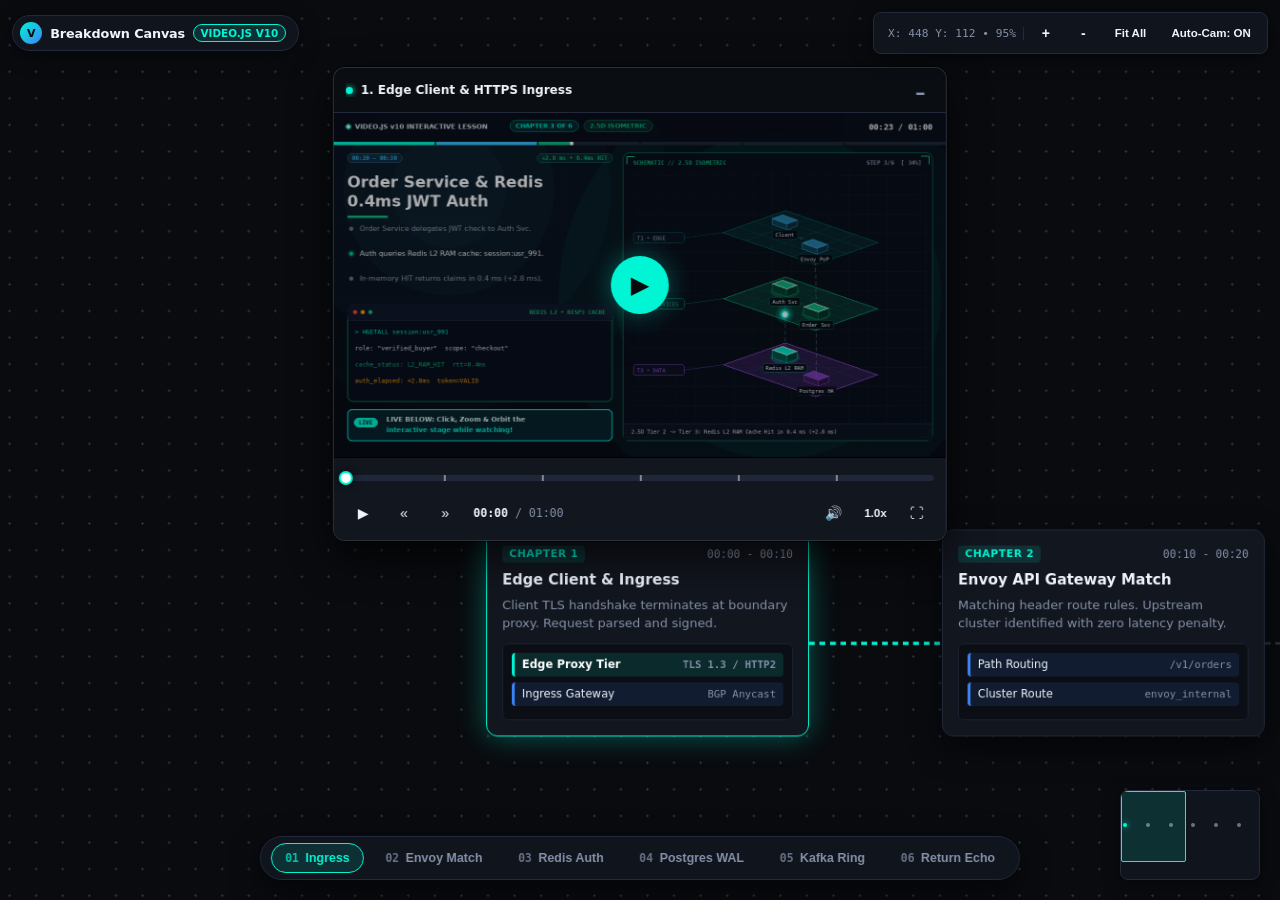
<file: index.html>
<!doctype html>
<html lang="en">
<head>
  <meta charset="utf-8">
  <meta name="viewport" content="width=device-width, initial-scale=1, maximum-scale=1, user-scalable=no, viewport-fit=cover">
  <title>Breakdown: Video.js v10 Player & Infinite Canvas</title>
  <link rel="icon" type="image/svg+xml" href="favicon.svg">
  <style>
    :root {
      --bg: #090b0f;
      --surface: #12161f;
      --surface-border: #21293a;
      --surface-hover: #1a2232;
      --text: #f0f4fc;
      --text-muted: #8491a8;
      --accent: #00f5d4;
      --accent-dim: rgba(0, 245, 212, 0.12);
      --accent-glow: rgba(0, 245, 212, 0.35);
      --focus-ring: #38bdf8;
      --radius: 12px;
      --font-mono: ui-monospace, SFMono-Regular, Menlo, Monaco, Consolas, monospace;
      --font-sans: system-ui, -apple-system, BlinkMacSystemFont, "Segoe UI", Roboto, sans-serif;
    }

    * { box-sizing: border-box; margin: 0; padding: 0; }
    html, body {
      width: 100%;
      height: 100%;
      overflow: hidden;
      background: var(--bg);
      color: var(--text);
      font-family: var(--font-sans);
      user-select: none;
      -webkit-user-select: none;
      touch-action: none;
    }

    /* THE INFINITE CANVAS COVERS 100% OF THE VIEWPORT */
    #canvas-container {
      position: absolute;
      inset: 0;
      width: 100%;
      height: 100%;
      overflow: hidden;
      cursor: grab;
      background-color: var(--bg);
      touch-action: none;
    }
    #canvas-container.panning { cursor: grabbing; }

    /* INFINITE GRID DOTS */
    #grid-layer {
      position: absolute;
      inset: 0;
      pointer-events: none;
      background-image: radial-gradient(rgba(255, 255, 255, 0.15) 1.2px, transparent 1.2px);
      background-size: 28px 28px;
    }

    /* TRANSFORMABLE WORLD PLANE */
    #canvas-world {
      position: absolute;
      top: 0;
      left: 0;
      width: 0;
      height: 0;
      transform-origin: 0 0;
      will-change: transform;
    }

    /* TOP FLOATING APP BAR */
    .app-header {
      position: absolute;
      top: 0.75rem;
      left: 0.75rem;
      right: 0.75rem;
      display: flex;
      align-items: center;
      justify-content: space-between;
      pointer-events: none;
      z-index: 40;
    }
    .brand-pill {
      pointer-events: auto;
      background: rgba(18, 22, 31, 0.9);
      backdrop-filter: blur(12px);
      border: 1px solid var(--surface-border);
      border-radius: 999px;
      padding: 0.35rem 0.75rem 0.35rem 0.45rem;
      display: flex;
      align-items: center;
      gap: 0.5rem;
      box-shadow: 0 4px 20px rgba(0,0,0,0.5);
    }
    .brand-logo {
      width: 22px;
      height: 22px;
      border-radius: 50%;
      background: linear-gradient(135deg, #00f5d4, #3b82f6);
      display: flex;
      align-items: center;
      justify-content: center;
      font-weight: 900;
      font-size: 11px;
      color: #090b0f;
    }
    .brand-name {
      font-size: 0.8rem;
      font-weight: 700;
      letter-spacing: -0.01em;
      white-space: nowrap;
    }
    .brand-badge {
      font-size: 0.65rem;
      font-weight: 700;
      text-transform: uppercase;
      padding: 0.1rem 0.4rem;
      border-radius: 999px;
      background: var(--accent-dim);
      color: var(--accent);
      border: 1px solid var(--accent);
    }

    /* FLOATING TOP-RIGHT CANVAS HUD CONTROLS */
    .canvas-hud {
      pointer-events: auto;
      background: rgba(18, 22, 31, 0.9);
      backdrop-filter: blur(12px);
      border: 1px solid var(--surface-border);
      border-radius: 8px;
      padding: 0.25rem 0.4rem;
      display: flex;
      align-items: center;
      gap: 0.35rem;
      box-shadow: 0 4px 20px rgba(0,0,0,0.5);
    }
    .hud-coords {
      font-family: var(--font-mono);
      font-size: 0.7rem;
      color: var(--text-muted);
      padding: 0 0.45rem;
      border-right: 1px solid var(--surface-border);
      white-space: nowrap;
    }
    .hud-btn {
      background: transparent;
      border: 1px solid transparent;
      color: var(--text);
      width: 32px;
      height: 32px;
      border-radius: 6px;
      display: flex;
      align-items: center;
      justify-content: center;
      font-size: 14px;
      font-weight: 700;
      cursor: pointer;
      transition: all 0.15s ease;
      touch-action: manipulation;
    }
    .hud-btn:hover, .hud-btn:active { background: var(--surface-hover); border-color: var(--surface-border); color: var(--accent); }
    .hud-btn:focus-visible { outline: 2px solid var(--focus-ring); }
    .hud-btn.text-btn { width: auto; padding: 0 0.55rem; font-size: 0.72rem; }

    /* FLOATING VIDEO PLAYER MOUNTED ON THE CANVAS */
    #floating-player-card {
      position: absolute;
      top: 4.2rem;
      left: 50%;
      transform: translateX(-50%);
      width: clamp(320px, 48vw, 680px);
      background: rgba(18, 22, 31, 0.96);
      backdrop-filter: blur(16px);
      border: 1px solid rgba(255, 255, 255, 0.12);
      border-radius: var(--radius);
      box-shadow: 0 16px 40px rgba(0,0,0,0.7), 0 0 0 1px rgba(0,0,0,0.5);
      z-index: 35;
      transition: width 0.3s cubic-bezier(0.16, 1, 0.3, 1), transform 0.3s cubic-bezier(0.16, 1, 0.3, 1);
      overflow: hidden;
      touch-action: auto;
    }
    #floating-player-card.minimized {
      width: 280px;
      left: 1rem;
      transform: none;
    }
    #floating-player-card.minimized .controls-panel {
      display: none;
    }

    .player-header {
      display: flex;
      align-items: center;
      justify-content: space-between;
      padding: 0.5rem 0.75rem;
      background: rgba(0,0,0,0.4);
      border-bottom: 1px solid var(--surface-border);
      font-size: 0.75rem;
      color: var(--text-muted);
      cursor: move;
    }
    .player-header-left {
      display: flex;
      align-items: center;
      gap: 0.5rem;
      overflow: hidden;
    }
    .player-status-dot {
      width: 7px;
      height: 7px;
      border-radius: 50%;
      background: var(--accent);
      box-shadow: 0 0 6px var(--accent);
      flex-shrink: 0;
    }
    .active-chapter-text {
      font-weight: 600;
      color: var(--text);
      white-space: nowrap;
      overflow: hidden;
      text-overflow: ellipsis;
      font-size: 0.75rem;
    }
    .player-header-actions {
      display: flex;
      align-items: center;
      gap: 0.35rem;
    }
    .header-icon-btn {
      background: transparent;
      border: none;
      color: var(--text-muted);
      cursor: pointer;
      width: 28px;
      height: 28px;
      border-radius: 5px;
      display: flex;
      align-items: center;
      justify-content: center;
      font-size: 13px;
      touch-action: manipulation;
    }
    .header-icon-btn:hover, .header-icon-btn:active { background: var(--surface-hover); color: var(--text); }

    .video-viewport {
      width: 100%;
      aspect-ratio: 16 / 9;
      background: #000;
      position: relative;
      overflow: hidden;
    }
    video {
      width: 100%;
      height: 100%;
      object-fit: contain;
      display: block;
      cursor: pointer;
    }

    /* DOUBLE-TAP SKIP FEEDBACK ZONES (MOBILE QOL) */
    .tap-zone {
      position: absolute;
      top: 0;
      bottom: 0;
      width: 35%;
      z-index: 5;
      display: flex;
      align-items: center;
      justify-content: center;
      pointer-events: auto;
    }
    .tap-zone.left { left: 0; }
    .tap-zone.right { right: 0; }
    .skip-ripple {
      background: rgba(0,0,0,0.65);
      backdrop-filter: blur(4px);
      border: 1px solid rgba(255,255,255,0.2);
      color: var(--accent);
      padding: 0.4rem 0.8rem;
      border-radius: 999px;
      font-size: 0.75rem;
      font-weight: 700;
      opacity: 0;
      transform: scale(0.8);
      transition: opacity 0.25s ease, transform 0.25s ease;
      pointer-events: none;
    }
    .skip-ripple.show { opacity: 1; transform: scale(1); }

    .video-overlay-play {
      position: absolute;
      inset: 0;
      display: flex;
      align-items: center;
      justify-content: center;
      background: rgba(0,0,0,0.3);
      cursor: pointer;
      transition: opacity 0.2s ease;
      z-index: 10;
    }
    .video-overlay-play.hidden { opacity: 0; pointer-events: none; }
    .play-circle {
      width: 58px;
      height: 58px;
      border-radius: 50%;
      background: var(--accent);
      color: #090b0f;
      display: flex;
      align-items: center;
      justify-content: center;
      font-size: 24px;
      box-shadow: 0 0 24px var(--accent-glow);
      transition: transform 0.15s ease;
    }
    .video-overlay-play:hover .play-circle, .video-overlay-play:active .play-circle { transform: scale(1.08); }

    /* GROUNDED CONTROLS CARD */
    .controls-panel {
      padding: 0.5rem 0.75rem 0.6rem;
      background: var(--surface);
      display: flex;
      flex-direction: column;
      gap: 0.4rem;
    }

    /* SEEK RAIL WITH TICKS & EXPANDED TOUCH TARGET */
    .seek-container {
      position: relative;
      height: 24px;
      display: flex;
      align-items: center;
      cursor: pointer;
      touch-action: none;
    }
    .seek-rail {
      width: 100%;
      height: 6px;
      background: #202738;
      border-radius: 3px;
      position: relative;
      overflow: hidden;
    }
    .seek-progress {
      height: 100%;
      background: linear-gradient(90deg, #3b82f6, var(--accent));
      width: 0%;
      transition: width 0.05s linear;
    }
    .seek-ticks {
      position: absolute;
      inset: 0;
      pointer-events: none;
    }
    .tick {
      position: absolute;
      top: 0;
      bottom: 0;
      width: 2px;
      background: rgba(255,255,255,0.45);
    }
    .seek-thumb {
      position: absolute;
      width: 14px;
      height: 14px;
      background: #fff;
      border: 2px solid var(--accent);
      border-radius: 50%;
      top: 5px;
      left: 0%;
      transform: translateX(-50%);
      pointer-events: none;
      box-shadow: 0 0 8px rgba(0,0,0,0.7);
    }

    /* BUTTONS BAR */
    .controls-row {
      display: flex;
      align-items: center;
      justify-content: space-between;
    }
    .ctrl-group {
      display: flex;
      align-items: center;
      gap: 0.45rem;
    }
    .ctrl-btn {
      background: transparent;
      border: none;
      color: var(--text);
      cursor: pointer;
      min-width: 34px;
      height: 34px;
      padding: 0 0.35rem;
      border-radius: 6px;
      display: flex;
      align-items: center;
      justify-content: center;
      font-size: 14px;
      transition: all 0.15s ease;
      touch-action: manipulation;
    }
    .ctrl-btn:hover, .ctrl-btn:active { background: var(--surface-hover); color: var(--accent); }
    .ctrl-btn:focus-visible { outline: 2px solid var(--focus-ring); }
    .time-readout {
      font-family: var(--font-mono);
      font-size: 0.72rem;
      color: var(--text-muted);
      margin-left: 0.25rem;
      white-space: nowrap;
    }
    .time-readout strong { color: var(--text); }

    /* BOTTOM CHAPTER NAVIGATION DOCK (MAKES NAV EFFORTLESS) */
    .bottom-nav-dock {
      position: absolute;
      bottom: 1.25rem;
      left: 50%;
      transform: translateX(-50%);
      background: rgba(18, 22, 31, 0.92);
      backdrop-filter: blur(16px);
      border: 1px solid var(--surface-border);
      border-radius: 999px;
      padding: 0.35rem 0.6rem;
      display: flex;
      align-items: center;
      gap: 0.4rem;
      box-shadow: 0 10px 30px rgba(0,0,0,0.6);
      z-index: 40;
      max-width: 92vw;
      overflow-x: auto;
      -webkit-overflow-scrolling: touch;
      scrollbar-width: none;
    }
    .bottom-nav-dock::-webkit-scrollbar { display: none; }

    .chapter-pill {
      background: transparent;
      border: 1px solid transparent;
      color: var(--text-muted);
      padding: 0.45rem 0.85rem;
      border-radius: 999px;
      font-size: 0.78rem;
      font-weight: 600;
      white-space: nowrap;
      cursor: pointer;
      display: flex;
      align-items: center;
      gap: 0.4rem;
      transition: all 0.15s ease;
      touch-action: manipulation;
    }
    .chapter-pill:hover, .chapter-pill:active {
      background: var(--surface-hover);
      color: var(--text);
      border-color: var(--surface-border);
    }
    .chapter-pill.active {
      background: var(--accent-dim);
      border-color: var(--accent);
      color: var(--accent);
    }
    .chapter-pill .pill-num {
      font-family: var(--font-mono);
      font-size: 0.72rem;
      opacity: 0.75;
    }

    /* RADAR MINIMAP (BOTTOM RIGHT) */
    .minimap-container {
      position: absolute;
      bottom: 1.25rem;
      right: 1.25rem;
      width: 140px;
      height: 90px;
      background: rgba(18, 22, 31, 0.88);
      backdrop-filter: blur(8px);
      border: 1px solid var(--surface-border);
      border-radius: 8px;
      z-index: 40;
      overflow: hidden;
      box-shadow: 0 4px 16px rgba(0,0,0,0.5);
      cursor: pointer;
      touch-action: none;
    }
    .minimap-canvas {
      width: 100%;
      height: 100%;
      position: relative;
    }
    .minimap-viewport-box {
      position: absolute;
      border: 1.5px solid var(--accent);
      background: rgba(0, 245, 212, 0.12);
      border-radius: 2px;
      pointer-events: none;
    }
    .minimap-dot {
      position: absolute;
      width: 4px;
      height: 4px;
      border-radius: 50%;
      background: rgba(255,255,255,0.4);
    }
    .minimap-dot.active {
      background: var(--accent);
      box-shadow: 0 0 6px var(--accent);
    }

    /* SPATIAL CARDS ON THE INFINITE CANVAS */
    .canvas-node {
      position: absolute;
      width: clamp(290px, 80vw, 340px);
      background: var(--surface);
      border: 1px solid var(--surface-border);
      border-radius: var(--radius);
      padding: 1rem;
      box-shadow: 0 12px 32px rgba(0,0,0,0.6);
      cursor: pointer;
      transition: border-color 0.2s ease, box-shadow 0.2s ease, transform 0.2s ease;
      touch-action: manipulation;
    }
    .canvas-node:hover, .canvas-node:active {
      border-color: rgba(255,255,255,0.3);
      transform: translateY(-2px);
    }
    .canvas-node.active-chapter {
      border-color: var(--accent);
      box-shadow: 0 0 30px var(--accent-glow);
    }
    .node-header {
      display: flex;
      align-items: center;
      justify-content: space-between;
      margin-bottom: 0.6rem;
    }
    .node-tag {
      font-size: 0.68rem;
      font-weight: 700;
      text-transform: uppercase;
      letter-spacing: 0.05em;
      color: var(--accent);
      background: var(--accent-dim);
      padding: 0.15rem 0.45rem;
      border-radius: 4px;
    }
    .node-time {
      font-family: var(--font-mono);
      font-size: 0.72rem;
      color: var(--text-muted);
    }
    .node-title {
      font-size: 0.96rem;
      font-weight: 700;
      margin-bottom: 0.35rem;
      line-height: 1.3;
    }
    .node-body {
      font-size: 0.82rem;
      color: var(--text-muted);
      line-height: 1.45;
    }

    /* 2.5D ISOMETRIC TIERS */
    .iso-tier-block {
      margin-top: 0.75rem;
      background: #0b0e14;
      border: 1px solid #1a2233;
      border-radius: 6px;
      padding: 0.55rem;
    }
    .iso-plane {
      display: flex;
      align-items: center;
      justify-content: space-between;
      font-size: 0.73rem;
      padding: 0.35rem 0.5rem;
      background: rgba(59, 130, 246, 0.12);
      border-left: 3px solid #3b82f6;
      border-radius: 4px;
      margin-bottom: 0.35rem;
    }
    .iso-plane.active {
      background: var(--accent-dim);
      border-left-color: var(--accent);
      color: #fff;
      font-weight: 600;
    }
    .iso-meta {
      font-family: var(--font-mono);
      font-size: 0.68rem;
      color: var(--text-muted);
    }

    /* CONNECTING SVG ARROWS */
    .flow-path {
      stroke: rgba(255,255,255,0.18);
      stroke-width: 2.5;
      stroke-dasharray: 6 5;
      fill: none;
    }
    .flow-path.active {
      stroke: var(--accent);
      stroke-width: 3.5;
      animation: dash 1s linear infinite;
    }
    @keyframes dash { to { stroke-dashoffset: -22; } }

    /* MOBILE BREAKPOINT QOL */
    @media (max-width: 768px) {
      #floating-player-card {
        top: 3.4rem;
        width: calc(100vw - 1rem);
        max-width: 100%;
        border-radius: 10px;
      }
      #floating-player-card.minimized {
        width: 240px;
        left: 0.5rem;
      }
      .brand-badge { display: none; }
      .hud-coords { display: none; }
      .minimap-container { display: none; } /* maximize screen for mobile thumbs */
      .bottom-nav-dock {
        bottom: 0.75rem;
        padding: 0.3rem 0.5rem;
        max-width: 95vw;
      }
      .chapter-pill {
        padding: 0.45rem 0.8rem;
        font-size: 0.76rem;
      }
      .ctrl-btn {
        min-width: 38px;
        height: 38px;
        font-size: 15px;
      }
      .seek-container {
        height: 28px;
      }
      .seek-thumb {
        width: 16px;
        height: 16px;
      }
    }

    /* REDUCED MOTION SUPPORT (ACCESSIBILITY REQUIREMENT) */
    @media (prefers-reduced-motion: reduce) {
      * {
        animation-duration: 0.01ms !important;
        animation-iteration-count: 1 !important;
        transition-duration: 0.01ms !important;
      }
    }
  </style>
</head>
<body>

  <!-- INFINITE CANVAS COVERS 100% OF THE VIEW -->
  <div id="canvas-container">
    <div id="grid-layer"></div>

    <!-- TRANSFORMABLE WORLD PLANE -->
    <div id="canvas-world">
      <!-- SVG CONNECTIONS -->
      <svg id="svg-connectors" style="position: absolute; top: 0; left: 0; width: 3000px; height: 1200px; pointer-events: none; overflow: visible;">
        <path id="path-0" class="flow-path active" d="M 380,560 C 440,560 460,560 520,560" />
        <path id="path-1" class="flow-path" d="M 860,560 C 920,560 940,560 1000,560" />
        <path id="path-2" class="flow-path" d="M 1340,560 C 1400,560 1420,560 1480,560" />
        <path id="path-3" class="flow-path" d="M 1820,560 C 1880,560 1900,560 1960,560" />
        <path id="path-4" class="flow-path" d="M 2300,560 C 2360,560 2380,560 2440,560" />
      </svg>

      <!-- CHAPTER 1 NODE -->
      <div class="canvas-node active-chapter" id="node-0" style="left: 40px; top: 440px;" data-start="0">
        <div class="node-header">
          <span class="node-tag">Chapter 1</span>
          <span class="node-time">00:00 - 00:10</span>
        </div>
        <div class="node-title">Edge Client & Ingress</div>
        <div class="node-body">Client TLS handshake terminates at boundary proxy. Request parsed and signed.</div>
        <div class="iso-tier-block">
          <div class="iso-plane active">
            <span>Edge Proxy Tier</span>
            <span class="iso-meta">TLS 1.3 / HTTP2</span>
          </div>
          <div class="iso-plane">
            <span>Ingress Gateway</span>
            <span class="iso-meta">BGP Anycast</span>
          </div>
        </div>
      </div>

      <!-- CHAPTER 2 NODE -->
      <div class="canvas-node" id="node-1" style="left: 520px; top: 440px;" data-start="10">
        <div class="node-header">
          <span class="node-tag">Chapter 2</span>
          <span class="node-time">00:10 - 00:20</span>
        </div>
        <div class="node-title">Envoy API Gateway Match</div>
        <div class="node-body">Matching header route rules. Upstream cluster identified with zero latency penalty.</div>
        <div class="iso-tier-block">
          <div class="iso-plane">
            <span>Path Routing</span>
            <span class="iso-meta">/v1/orders</span>
          </div>
          <div class="iso-plane">
            <span>Cluster Route</span>
            <span class="iso-meta">envoy_internal</span>
          </div>
        </div>
      </div>

      <!-- CHAPTER 3 NODE -->
      <div class="canvas-node" id="node-2" style="left: 1000px; top: 440px;" data-start="20">
        <div class="node-header">
          <span class="node-tag">Chapter 3</span>
          <span class="node-time">00:20 - 00:30</span>
        </div>
        <div class="node-title">Redis 0.4ms Auth Cache</div>
        <div class="node-body">Sub-millisecond token verification against cluster memory cache. Signature validated.</div>
        <div class="iso-tier-block">
          <div class="iso-plane">
            <span>Auth Cache</span>
            <span class="iso-meta">0.4ms HIT</span>
          </div>
          <div class="iso-plane">
            <span>Permission Set</span>
            <span class="iso-meta">write:orders</span>
          </div>
        </div>
      </div>

      <!-- CHAPTER 4 NODE -->
      <div class="canvas-node" id="node-3" style="left: 1480px; top: 440px;" data-start="30">
        <div class="node-header">
          <span class="node-tag">Chapter 4</span>
          <span class="node-time">00:30 - 00:40</span>
        </div>
        <div class="node-title">Postgres Primary WAL Commit</div>
        <div class="node-body">ACID transaction commit written to Write-Ahead Log. Replicated synchronously.</div>
        <div class="iso-tier-block">
          <div class="iso-plane">
            <span>WAL Flushed</span>
            <span class="iso-meta">Sync Rep (x3)</span>
          </div>
          <div class="iso-plane">
            <span>Row Committed</span>
            <span class="iso-meta">Read-Committed</span>
          </div>
        </div>
      </div>

      <!-- CHAPTER 5 NODE -->
      <div class="canvas-node" id="node-4" style="left: 1960px; top: 440px;" data-start="40">
        <div class="node-header">
          <span class="node-tag">Chapter 5</span>
          <span class="node-time">00:40 - 00:50</span>
        </div>
        <div class="node-title">Kafka 3D Partition Ring</div>
        <div class="node-body">Event streamed to partition consumer group. Asynchronous workers triggered.</div>
        <div class="iso-tier-block">
          <div class="iso-plane">
            <span>Partition Ring</span>
            <span class="iso-meta">P-01 to P-08</span>
          </div>
          <div class="iso-plane">
            <span>Async Consumer</span>
            <span class="iso-meta">workers_proc</span>
          </div>
        </div>
      </div>

      <!-- CHAPTER 6 NODE -->
      <div class="canvas-node" id="node-5" style="left: 2440px; top: 440px;" data-start="50">
        <div class="node-header">
          <span class="node-tag">Chapter 6</span>
          <span class="node-time">00:50 - 01:00</span>
        </div>
        <div class="node-title">16.8ms Return Echo Complete</div>
        <div class="node-body">Response assembled and returned through edge ingress. Full trace logged with zero drops.</div>
        <div class="iso-tier-block">
          <div class="iso-plane">
            <span>End-to-End Latency</span>
            <span class="iso-meta">16.8ms Total</span>
          </div>
          <div class="iso-plane">
            <span>Trace Verification</span>
            <span class="iso-meta">100% Trace</span>
          </div>
        </div>
      </div>
    </div>
  </div>

  <!-- FLOATING APP HEADER -->
  <header class="app-header">
    <div class="brand-pill">
      <div class="brand-logo">V</div>
      <span class="brand-name">Breakdown Canvas</span>
      <span class="brand-badge">Video.js v10</span>
    </div>

    <!-- CANVAS CONTROLS (TOP RIGHT) -->
    <div class="canvas-hud">
      <div class="hud-coords" id="hud-coords">X: 0 Y: 0 • 100%</div>
      <button class="hud-btn" id="btn-zoom-in" title="Zoom In (+)">+</button>
      <button class="hud-btn" id="btn-zoom-out" title="Zoom Out (-)">-</button>
      <button class="hud-btn text-btn" id="btn-fit-all" title="Fit all nodes in view">Fit All</button>
      <button class="hud-btn text-btn" id="btn-auto-cam" title="Toggle Auto-Camera tracking">Auto-Cam: ON</button>
    </div>
  </header>

  <!-- THE VIDEO PLAYER IS ON THE CANVAS (FLOATING REPOSITIONABLE STAGE) -->
  <div id="floating-player-card">
    <div class="player-header" id="player-drag-handle" title="Drag to reposition player">
      <div class="player-header-left">
        <div class="player-status-dot"></div>
        <span class="active-chapter-text" id="player-chapter-text">1. Edge Client & HTTPS Ingress</span>
      </div>
      <div class="player-header-actions">
        <button class="header-icon-btn" id="btn-minimize-player" title="Minimize / Expand Player">🗕</button>
      </div>
    </div>

    <div class="video-viewport" id="player-viewport">
      <!-- DOUBLE TAP TO SKIP FEEDBACK (MOBILE QOL) -->
      <div class="tap-zone left" id="tap-left">
        <div class="skip-ripple" id="ripple-left">⟲ 5s</div>
      </div>
      <div class="tap-zone right" id="tap-right">
        <div class="skip-ripple" id="ripple-right">5s ⟳</div>
      </div>

      <video id="player" src="video.mp4" poster="poster.png" preload="metadata" playsinline></video>
      <div class="video-overlay-play" id="overlay-play">
        <div class="play-circle">▶</div>
      </div>
    </div>

    <!-- GROUNDED CONTROLS CARD -->
    <div class="controls-panel">
      <!-- CHAPTER SEEK BAR WITH TOUCH-FRIENDLY HITBOX -->
      <div class="seek-container" id="seek-bar" tabindex="0" role="slider" aria-label="Chapter Seek Bar">
        <div class="seek-rail">
          <div class="seek-progress" id="seek-progress"></div>
          <div class="seek-ticks" id="seek-ticks"></div>
        </div>
        <div class="seek-thumb" id="seek-thumb"></div>
      </div>

      <!-- CONTROLS ROW -->
      <div class="controls-row">
        <div class="ctrl-group">
          <button class="ctrl-btn" id="btn-play" title="Play/Pause (K, Space)">▶</button>
          <button class="ctrl-btn" id="btn-prev" title="Previous Chapter (&laquo;)">&laquo;</button>
          <button class="ctrl-btn" id="btn-next" title="Next Chapter (&raquo;)">&raquo;</button>
          <div class="time-readout">
            <strong id="time-cur">00:00</strong> / <span id="time-dur">01:00</span>
          </div>
        </div>

        <div class="ctrl-group">
          <button class="ctrl-btn" id="btn-mute" title="Mute/Unmute (M)">🔊</button>
          <button class="ctrl-btn" id="btn-rate" title="Playback Speed" style="width: auto; padding: 0 0.4rem; font-size: 0.72rem; font-weight: 700;">1.0x</button>
          <button class="ctrl-btn" id="btn-fs" title="Fullscreen (F)">⛶</button>
        </div>
      </div>
    </div>
  </div>

  <!-- EFFORTLESS CHAPTER NAVIGATION DOCK (BOTTOM CENTER) -->
  <nav class="bottom-nav-dock" id="bottom-dock">
    <button class="chapter-pill active" data-index="0">
      <span class="pill-num">01</span> Ingress
    </button>
    <button class="chapter-pill" data-index="1">
      <span class="pill-num">02</span> Envoy Match
    </button>
    <button class="chapter-pill" data-index="2">
      <span class="pill-num">03</span> Redis Auth
    </button>
    <button class="chapter-pill" data-index="3">
      <span class="pill-num">04</span> Postgres WAL
    </button>
    <button class="chapter-pill" data-index="4">
      <span class="pill-num">05</span> Kafka Ring
    </button>
    <button class="chapter-pill" data-index="5">
      <span class="pill-num">06</span> Return Echo
    </button>
  </nav>

  <!-- RADAR MINIMAP (BOTTOM RIGHT) -->
  <div class="minimap-container" id="minimap" title="Tap anywhere on radar to jump camera">
    <div class="minimap-canvas" id="minimap-canvas">
      <div class="minimap-viewport-box" id="minimap-viewport"></div>
    </div>
  </div>

  <script>
    // CHAPTER METADATA
    const CHAPTERS = [
      { start: 0,  end: 10, title: "1. Edge Client & HTTPS Ingress" },
      { start: 10, end: 20, title: "2. Envoy API Gateway Route Match" },
      { start: 20, end: 30, title: "3. Order Service & Redis 0.4ms Auth" },
      { start: 30, end: 40, title: "4. Postgres Primary ACID Commit" },
      { start: 40, end: 50, title: "5. Kafka 3D Partition Ring" },
      { start: 50, end: 60, title: "6. 16.8ms Return Echo Complete" },
    ];

    // PLAYER DOM
    const video = document.getElementById('player');
    const overlayPlay = document.getElementById('overlay-play');
    const btnPlay = document.getElementById('btn-play');
    const btnPrev = document.getElementById('btn-prev');
    const btnNext = document.getElementById('btn-next');
    const btnMute = document.getElementById('btn-mute');
    const btnRate = document.getElementById('btn-rate');
    const btnFs = document.getElementById('btn-fs');
    const seekBar = document.getElementById('seek-bar');
    const seekProgress = document.getElementById('seek-progress');
    const seekThumb = document.getElementById('seek-thumb');
    const seekTicks = document.getElementById('seek-ticks');
    const timeCur = document.getElementById('time-cur');
    const timeDur = document.getElementById('time-dur');
    const playerChapterText = document.getElementById('player-chapter-text');
    const playerCard = document.getElementById('floating-player-card');
    const btnMinimize = document.getElementById('btn-minimize-player');
    const dragHandle = document.getElementById('player-drag-handle');

    // CANVAS DOM
    const container = document.getElementById('canvas-container');
    const grid = document.getElementById('grid-layer');
    const world = document.getElementById('canvas-world');
    const hudCoords = document.getElementById('hud-coords');
    const btnZoomIn = document.getElementById('btn-zoom-in');
    const btnZoomOut = document.getElementById('btn-zoom-out');
    const btnFitAll = document.getElementById('btn-fit-all');
    const btnAutoCam = document.getElementById('btn-auto-cam');
    const bottomDock = document.getElementById('bottom-dock');
    const minimapCanvas = document.getElementById('minimap-canvas');
    const minimapViewport = document.getElementById('minimap-viewport');

    // CAMERA & PAN STATE
    let panX = 60;
    let panY = 30;
    let targetPanX = 60;
    let targetPanY = 30;
    let scale = 0.85;
    let targetScale = 0.85;
    let isPanning = false;
    let dragStartX = 0;
    let dragStartY = 0;
    let autoCamera = true;
    let currentChapter = 0;

    // RENDER TICKS
    CHAPTERS.forEach((ch, i) => {
      if (i > 0) {
        const tick = document.createElement('div');
        tick.className = 'tick';
        tick.style.left = `${(ch.start / 60) * 100}%`;
        seekTicks.appendChild(tick);
      }
    });

    // BUILD MINIMAP DOTS
    const NODE_COORDS = [
      { x: 40,   y: 440 },
      { x: 520,  y: 440 },
      { x: 1000, y: 440 },
      { x: 1480, y: 440 },
      { x: 1960, y: 440 },
      { x: 2440, y: 440 }
    ];

    const WORLD_W = 2900;
    const WORLD_H = 1200;

    NODE_COORDS.forEach((coord, i) => {
      const dot = document.createElement('div');
      dot.className = 'minimap-dot' + (i === 0 ? ' active' : '');
      dot.id = `minimap-dot-${i}`;
      dot.style.left = `${(coord.x / WORLD_W) * 100}%`;
      dot.style.top = `${(coord.y / WORLD_H) * 100}%`;
      minimapCanvas.appendChild(dot);
    });

    function fmt(s) {
      const m = Math.floor(s / 60);
      const sec = Math.floor(s % 60);
      return `${String(m).padStart(2,'0')}:${String(sec).padStart(2,'0')}`;
    }

    function updatePlayState() {
      if (video.paused) {
        btnPlay.textContent = '▶';
        overlayPlay.classList.remove('hidden');
      } else {
        btnPlay.textContent = '⏸';
        overlayPlay.classList.add('hidden');
      }
    }

    video.addEventListener('play', updatePlayState);
    video.addEventListener('pause', updatePlayState);
    overlayPlay.addEventListener('click', () => video.play());
    btnPlay.addEventListener('click', () => video.paused ? video.play() : video.pause());

    // VIDEO TIMECODE TRACKING
    video.addEventListener('timeupdate', () => {
      const cur = video.currentTime;
      const dur = video.duration || 60;
      const pct = (cur / dur) * 100;
      seekProgress.style.width = pct + '%';
      seekThumb.style.left = pct + '%';
      timeCur.textContent = fmt(cur);
      timeDur.textContent = fmt(dur);

      const idx = CHAPTERS.findIndex(c => cur >= c.start && cur < c.end);
      if (idx !== -1 && idx !== currentChapter) {
        currentChapter = idx;
        playerChapterText.textContent = CHAPTERS[idx].title;
        highlightActiveChapter(idx);
        if (autoCamera) {
          smoothFlyToChapter(idx);
        }
      }
    });

    // TOUCH & MOUSE SEEK BAR INTERACTION
    function handleSeek(clientX) {
      const rect = seekBar.getBoundingClientRect();
      const pct = Math.max(0, Math.min(1, (clientX - rect.left) / rect.width));
      video.currentTime = pct * (video.duration || 60);
    }

    seekBar.addEventListener('mousedown', (e) => handleSeek(e.clientX));
    seekBar.addEventListener('touchstart', (e) => {
      if (e.touches.length === 1) handleSeek(e.touches[0].clientX);
    }, { passive: true });

    seekBar.addEventListener('touchmove', (e) => {
      if (e.touches.length === 1) handleSeek(e.touches[0].clientX);
    }, { passive: true });

    // DOUBLE-TAP MOBILE QOL (SKIP 5S WITH FEEDBACK)
    let lastTapLeft = 0;
    let lastTapRight = 0;
    const rippleLeft = document.getElementById('ripple-left');
    const rippleRight = document.getElementById('ripple-right');

    document.getElementById('tap-left').addEventListener('click', () => {
      const now = Date.now();
      if (now - lastTapLeft < 320) {
        video.currentTime = Math.max(0, video.currentTime - 5);
        rippleLeft.classList.add('show');
        setTimeout(() => rippleLeft.classList.remove('show'), 400);
      }
      lastTapLeft = now;
    });

    document.getElementById('tap-right').addEventListener('click', () => {
      const now = Date.now();
      if (now - lastTapRight < 320) {
        video.currentTime = Math.min(video.duration || 60, video.currentTime + 5);
        rippleRight.classList.add('show');
        setTimeout(() => rippleRight.classList.remove('show'), 400);
      }
      lastTapRight = now;
    });

    // CHAPTER STEPPING
    btnPrev.addEventListener('click', () => {
      const prev = Math.max(0, currentChapter - 1);
      jumpToChapter(prev);
    });
    btnNext.addEventListener('click', () => {
      const next = Math.min(CHAPTERS.length - 1, currentChapter + 1);
      jumpToChapter(next);
    });

    // MUTE & RATE
    btnMute.addEventListener('click', () => {
      video.muted = !video.muted;
      btnMute.textContent = video.muted ? '🔇' : '🔊';
    });
    const rates = [1, 1.25, 1.5, 2];
    btnRate.addEventListener('click', () => {
      let idx = rates.indexOf(video.playbackRate);
      idx = (idx + 1) % rates.length;
      video.playbackRate = rates[idx];
      btnRate.textContent = `${rates[idx]}x`;
    });
    btnFs.addEventListener('click', () => {
      if (!document.fullscreenElement) document.documentElement.requestFullscreen();
      else document.exitFullscreen();
    });

    // MINIMIZE PLAYER TOGGLE
    btnMinimize.addEventListener('click', () => {
      playerCard.classList.toggle('minimized');
      btnMinimize.textContent = playerCard.classList.contains('minimized') ? '🗖' : '🗕';
    });

    // KEYBOARD NAVIGATION
    window.addEventListener('keydown', (e) => {
      if (e.target.tagName === 'INPUT' || e.target.tagName === 'TEXTAREA') return;
      if (e.code === 'Space' || e.key === 'k') {
        e.preventDefault();
        video.paused ? video.play() : video.pause();
      } else if (e.key === 'm') {
        video.muted = !video.muted;
        btnMute.textContent = video.muted ? '🔇' : '🔊';
      } else if (e.key === 'f') {
        if (!document.fullscreenElement) document.documentElement.requestFullscreen();
        else document.exitFullscreen();
      } else if (e.key === 'ArrowRight' || e.key === 'l') {
        video.currentTime = Math.min(video.duration || 60, video.currentTime + 5);
      } else if (e.key === 'ArrowLeft' || e.key === 'j') {
        video.currentTime = Math.max(0, video.currentTime - 5);
      } else if (e.key >= '1' && e.key <= '6') {
        jumpToChapter(parseInt(e.key) - 1);
      }
    });

    // ==========================================
    // BUTTERY-SMOOTH INFINITE CANVAS ENGINE
    // ==========================================
    function renderFrame() {
      // Damped lerp interpolation for silky smooth camera transitions
      panX += (targetPanX - panX) * 0.2;
      panY += (targetPanY - panY) * 0.2;
      scale += (targetScale - scale) * 0.2;

      world.style.transform = `translate(${panX}px, ${panY}px) scale(${scale})`;
      grid.style.backgroundPosition = `${panX}px ${panY}px`;
      grid.style.backgroundSize = `${28 * scale}px ${28 * scale}px`;
      hudCoords.textContent = `X: ${Math.round(panX)} Y: ${Math.round(panY)} • ${Math.round(scale * 100)}%`;

      // UPDATE MINIMAP RECTANGLE
      const cw = window.innerWidth;
      const ch = window.innerHeight;
      const mmW = 140;
      const mmH = 90;

      const normX = Math.max(0, Math.min(1, -panX / (WORLD_W * scale)));
      const normY = Math.max(0, Math.min(1, -panY / (WORLD_H * scale)));
      const normW = Math.max(0.08, Math.min(1, cw / (WORLD_W * scale)));
      const normH = Math.max(0.08, Math.min(1, ch / (WORLD_H * scale)));

      minimapViewport.style.left = `${normX * mmW}px`;
      minimapViewport.style.top = `${normY * mmH}px`;
      minimapViewport.style.width = `${normW * mmW}px`;
      minimapViewport.style.height = `${normH * mmH}px`;

      requestAnimationFrame(renderFrame);
    }
    requestAnimationFrame(renderFrame);

    // MOUSE DRAG PANNING (FLUID INERTIA & SEAMLESS NODE DRAG)
    let hasDragged = false;
    let dragOriginX = 0;
    let dragOriginY = 0;

    container.addEventListener('mousedown', (e) => {
      // Don't drag if interacting with controls, header, minimap, or dock
      if (e.target.closest('#floating-player-card') || e.target.closest('.bottom-nav-dock') || e.target.closest('.minimap-container') || e.target.closest('.app-header')) return;
      isPanning = true;
      hasDragged = false;
      dragOriginX = e.clientX;
      dragOriginY = e.clientY;
      dragStartX = e.clientX - targetPanX;
      dragStartY = e.clientY - targetPanY;
      container.classList.add('panning');
    });

    window.addEventListener('mousemove', (e) => {
      if (!isPanning) return;
      if (Math.hypot(e.clientX - dragOriginX, e.clientY - dragOriginY) > 5) {
        hasDragged = true;
      }
      targetPanX = e.clientX - dragStartX;
      targetPanY = e.clientY - dragStartY;
    });

    window.addEventListener('mouseup', () => {
      if (isPanning) {
        isPanning = false;
        container.classList.remove('panning');
      }
    });

    // TOUCH SUPPORT (MOBILE PAN & TWO-FINGER PINCH ZOOM)
    let touchStartDist = 0;
    let touchBaseScale = 1;
    let isTouchPanning = false;
    let touchOriginX = 0;
    let touchOriginY = 0;

    container.addEventListener('touchstart', (e) => {
      if (e.target.closest('#floating-player-card') || e.target.closest('.bottom-nav-dock') || e.target.closest('.app-header')) return;
      
      if (e.touches.length === 1) {
        isTouchPanning = true;
        hasDragged = false;
        touchOriginX = e.touches[0].clientX;
        touchOriginY = e.touches[0].clientY;
        dragStartX = e.touches[0].clientX - targetPanX;
        dragStartY = e.touches[0].clientY - targetPanY;
      } else if (e.touches.length === 2) {
        isTouchPanning = false;
        hasDragged = true;
        const dx = e.touches[0].clientX - e.touches[1].clientX;
        const dy = e.touches[0].clientY - e.touches[1].clientY;
        touchStartDist = Math.hypot(dx, dy);
        touchBaseScale = targetScale;
      }
    }, { passive: true });

    container.addEventListener('touchmove', (e) => {
      if (isTouchPanning && e.touches.length === 1) {
        if (Math.hypot(e.touches[0].clientX - touchOriginX, e.touches[0].clientY - touchOriginY) > 6) {
          hasDragged = true;
        }
        targetPanX = e.touches[0].clientX - dragStartX;
        targetPanY = e.touches[0].clientY - dragStartY;
      } else if (e.touches.length === 2 && touchStartDist > 0) {
        hasDragged = true;
        const dx = e.touches[0].clientX - e.touches[1].clientX;
        const dy = e.touches[0].clientY - e.touches[1].clientY;
        const dist = Math.hypot(dx, dy);
        const factor = dist / touchStartDist;
        targetScale = Math.max(0.35, Math.min(2.0, touchBaseScale * factor));
      }
    }, { passive: true });

    container.addEventListener('touchend', () => {
      isTouchPanning = false;
      touchStartDist = 0;
    });

    // SILKY-SMOOTH 2D SCROLL & GENTLE PROPORTIONAL PINCH ZOOM
    container.addEventListener('wheel', (e) => {
      e.preventDefault();

      // Trackpad pinch-to-zoom OR Ctrl/Cmd/Alt + Wheel = Smooth proportional zoom anchored at cursor
      if (e.ctrlKey || e.metaKey || e.altKey) {
        const mouseX = e.clientX;
        const mouseY = e.clientY;
        // Continuous exponential scaling: deltaY of 10 -> ~0.975 (2.5% step), no jarring leaps
        const zoomFactor = Math.exp(-e.deltaY * 0.0025);
        const newScale = Math.max(0.35, Math.min(2.0, targetScale * zoomFactor));

        targetPanX = mouseX - (mouseX - targetPanX) * (newScale / targetScale);
        targetPanY = mouseY - (mouseY - targetPanY) * (newScale / targetScale);
        targetScale = newScale;
      } else if (e.shiftKey) {
        // Shift + Wheel = Horizontal pan
        targetPanX -= (e.deltaY || e.deltaX) * 1.2;
      } else {
        if (Math.abs(e.deltaX) > 0) {
          // Trackpad 2D fluid scroll: pan both axes simultaneously
          targetPanX -= e.deltaX * 1.0;
          targetPanY -= e.deltaY * 1.0;
        } else {
          // Standard 1D mouse wheel: natural timeline scrub/scroll along horizontal chapter axis
          // Scroll down -> smoothly scrub forward through chapters; Scroll up -> scrub backward
          targetPanX -= e.deltaY * 1.2;
        }
      }
    }, { passive: false });

    // DRAGGABLE REPOSITIONABLE FLOATING PLAYER CARD
    let isPlayerDragging = false;
    let playerDragStartX = 0;
    let playerDragStartY = 0;
    let playerCardLeft = 0;
    let playerCardTop = 0;

    dragHandle.addEventListener('mousedown', (e) => {
      if (e.target.closest('#btn-minimize-player')) return;
      isPlayerDragging = true;
      const rect = playerCard.getBoundingClientRect();
      playerDragStartX = e.clientX;
      playerDragStartY = e.clientY;
      playerCardLeft = rect.left;
      playerCardTop = rect.top;
      playerCard.style.left = `${playerCardLeft}px`;
      playerCard.style.top = `${playerCardTop}px`;
      playerCard.style.transform = 'none';
      playerCard.style.transition = 'none';
      document.body.style.userSelect = 'none';
    });

    window.addEventListener('mousemove', (e) => {
      if (!isPlayerDragging) return;
      const dx = e.clientX - playerDragStartX;
      const dy = e.clientY - playerDragStartY;
      playerCard.style.left = `${Math.max(10, Math.min(window.innerWidth - 300, playerCardLeft + dx))}px`;
      playerCard.style.top = `${Math.max(10, Math.min(window.innerHeight - 150, playerCardTop + dy))}px`;
    });

    window.addEventListener('mouseup', () => {
      if (isPlayerDragging) {
        isPlayerDragging = false;
        playerCard.style.transition = '';
        document.body.style.userSelect = '';
      }
    });

    dragHandle.addEventListener('touchstart', (e) => {
      if (e.target.closest('#btn-minimize-player') || e.touches.length !== 1) return;
      isPlayerDragging = true;
      const rect = playerCard.getBoundingClientRect();
      playerDragStartX = e.touches[0].clientX;
      playerDragStartY = e.touches[0].clientY;
      playerCardLeft = rect.left;
      playerCardTop = rect.top;
      playerCard.style.left = `${playerCardLeft}px`;
      playerCard.style.top = `${playerCardTop}px`;
      playerCard.style.transform = 'none';
      playerCard.style.transition = 'none';
    }, { passive: true });

    window.addEventListener('touchmove', (e) => {
      if (!isPlayerDragging || e.touches.length !== 1) return;
      const dx = e.touches[0].clientX - playerDragStartX;
      const dy = e.touches[0].clientY - playerDragStartY;
      playerCard.style.left = `${Math.max(8, Math.min(window.innerWidth - 260, playerCardLeft + dx))}px`;
      playerCard.style.top = `${Math.max(8, Math.min(window.innerHeight - 120, playerCardTop + dy))}px`;
    }, { passive: true });

    window.addEventListener('touchend', () => {
      if (isPlayerDragging) {
        isPlayerDragging = false;
        playerCard.style.transition = '';
      }
    });

    // HUD BUTTONS
    btnZoomIn.addEventListener('click', () => {
      const cx = window.innerWidth / 2;
      const cy = window.innerHeight / 2;
      const newScale = Math.min(2.0, targetScale * 1.25);
      targetPanX = cx - (cx - targetPanX) * (newScale / targetScale);
      targetPanY = cy - (cy - targetPanY) * (newScale / targetScale);
      targetScale = newScale;
    });

    btnZoomOut.addEventListener('click', () => {
      const cx = window.innerWidth / 2;
      const cy = window.innerHeight / 2;
      const newScale = Math.max(0.25, targetScale / 1.25);
      targetPanX = cx - (cx - targetPanX) * (newScale / targetScale);
      targetPanY = cy - (cy - targetPanY) * (newScale / targetScale);
      targetScale = newScale;
    });

    btnFitAll.addEventListener('click', () => {
      const cw = window.innerWidth;
      targetScale = Math.min(0.85, cw / (WORLD_W + 150));
      targetPanX = (cw - WORLD_W * targetScale) / 2;
      targetPanY = window.innerWidth < 768 ? 200 : 100;
    });

    btnAutoCam.addEventListener('click', () => {
      autoCamera = !autoCamera;
      btnAutoCam.textContent = autoCamera ? 'Auto-Cam: ON' : 'Auto-Cam: OFF';
      btnAutoCam.style.color = autoCamera ? 'var(--accent)' : 'var(--text-muted)';
    });

    // MINIMAP CLICK TO JUMP
    document.getElementById('minimap').addEventListener('click', (e) => {
      const rect = e.currentTarget.getBoundingClientRect();
      const clickX = (e.clientX - rect.left) / rect.width;
      const clickY = (e.clientY - rect.top) / rect.height;

      const targetWorldX = clickX * WORLD_W;
      const targetWorldY = clickY * WORLD_H;

      targetPanX = (window.innerWidth / 2) - (targetWorldX * targetScale);
      targetPanY = (window.innerHeight / 2) - (targetWorldY * targetScale);
    });

    // HIGHLIGHT CHAPTER ON NODES & PILLS
    function highlightActiveChapter(idx) {
      document.querySelectorAll('.canvas-node').forEach((node, i) => {
        node.classList.toggle('active-chapter', i === idx);
      });
      document.querySelectorAll('.chapter-pill').forEach((pill, i) => {
        const isActive = i === idx;
        pill.classList.toggle('active', isActive);
        if (isActive) {
          pill.scrollIntoView({ behavior: 'smooth', block: 'nearest', inline: 'center' });
        }
      });
      document.querySelectorAll('.flow-path').forEach((path, i) => {
        path.classList.toggle('active', i === idx);
      });
      document.querySelectorAll('.minimap-dot').forEach((dot, i) => {
        dot.classList.toggle('active', i === idx);
      });
    }

    // SMOOTH CAMERA GLIDE TO CHAPTER NODE
    function smoothFlyToChapter(idx) {
      const coord = NODE_COORDS[idx];
      if (!coord) return;

      const cw = window.innerWidth;
      const ch = window.innerHeight;
      const isMobile = cw < 768;

      targetScale = isMobile ? 0.8 : 0.95;
      targetPanX = (cw / 2) - ((coord.x + 160) * targetScale);
      targetPanY = (ch / 2) - (coord.y * targetScale) + (isMobile ? 140 : 80);
    }

    // JUMP TO CHAPTER (SEEK + GLIDE)
    function jumpToChapter(idx) {
      if (idx < 0 || idx >= CHAPTERS.length) return;
      video.currentTime = CHAPTERS[idx].start;
      video.play();
      smoothFlyToChapter(idx);
    }

    // BOTTOM DOCK CLICKS
    document.querySelectorAll('.chapter-pill').forEach(pill => {
      pill.addEventListener('click', () => {
        const idx = parseInt(pill.dataset.index);
        jumpToChapter(idx);
      });
    });

    // CANVAS NODE CLICKS (RESPECTS DRAG PANNING)
    document.querySelectorAll('.canvas-node').forEach((node, i) => {
      node.addEventListener('click', () => {
        if (hasDragged) return;
        jumpToChapter(i);
      });
    });

    // HORIZONTAL WHEEL SCROLL ON BOTTOM DOCK
    bottomDock.addEventListener('wheel', (e) => {
      e.stopPropagation();
      e.preventDefault();
      bottomDock.scrollLeft += (e.deltaY || e.deltaX) * 0.8;
    }, { passive: false });

    // INITIAL POSITION: FOCUS ON CHAPTER 1
    smoothFlyToChapter(0);
  </script>
</body>
</html>
</file>
